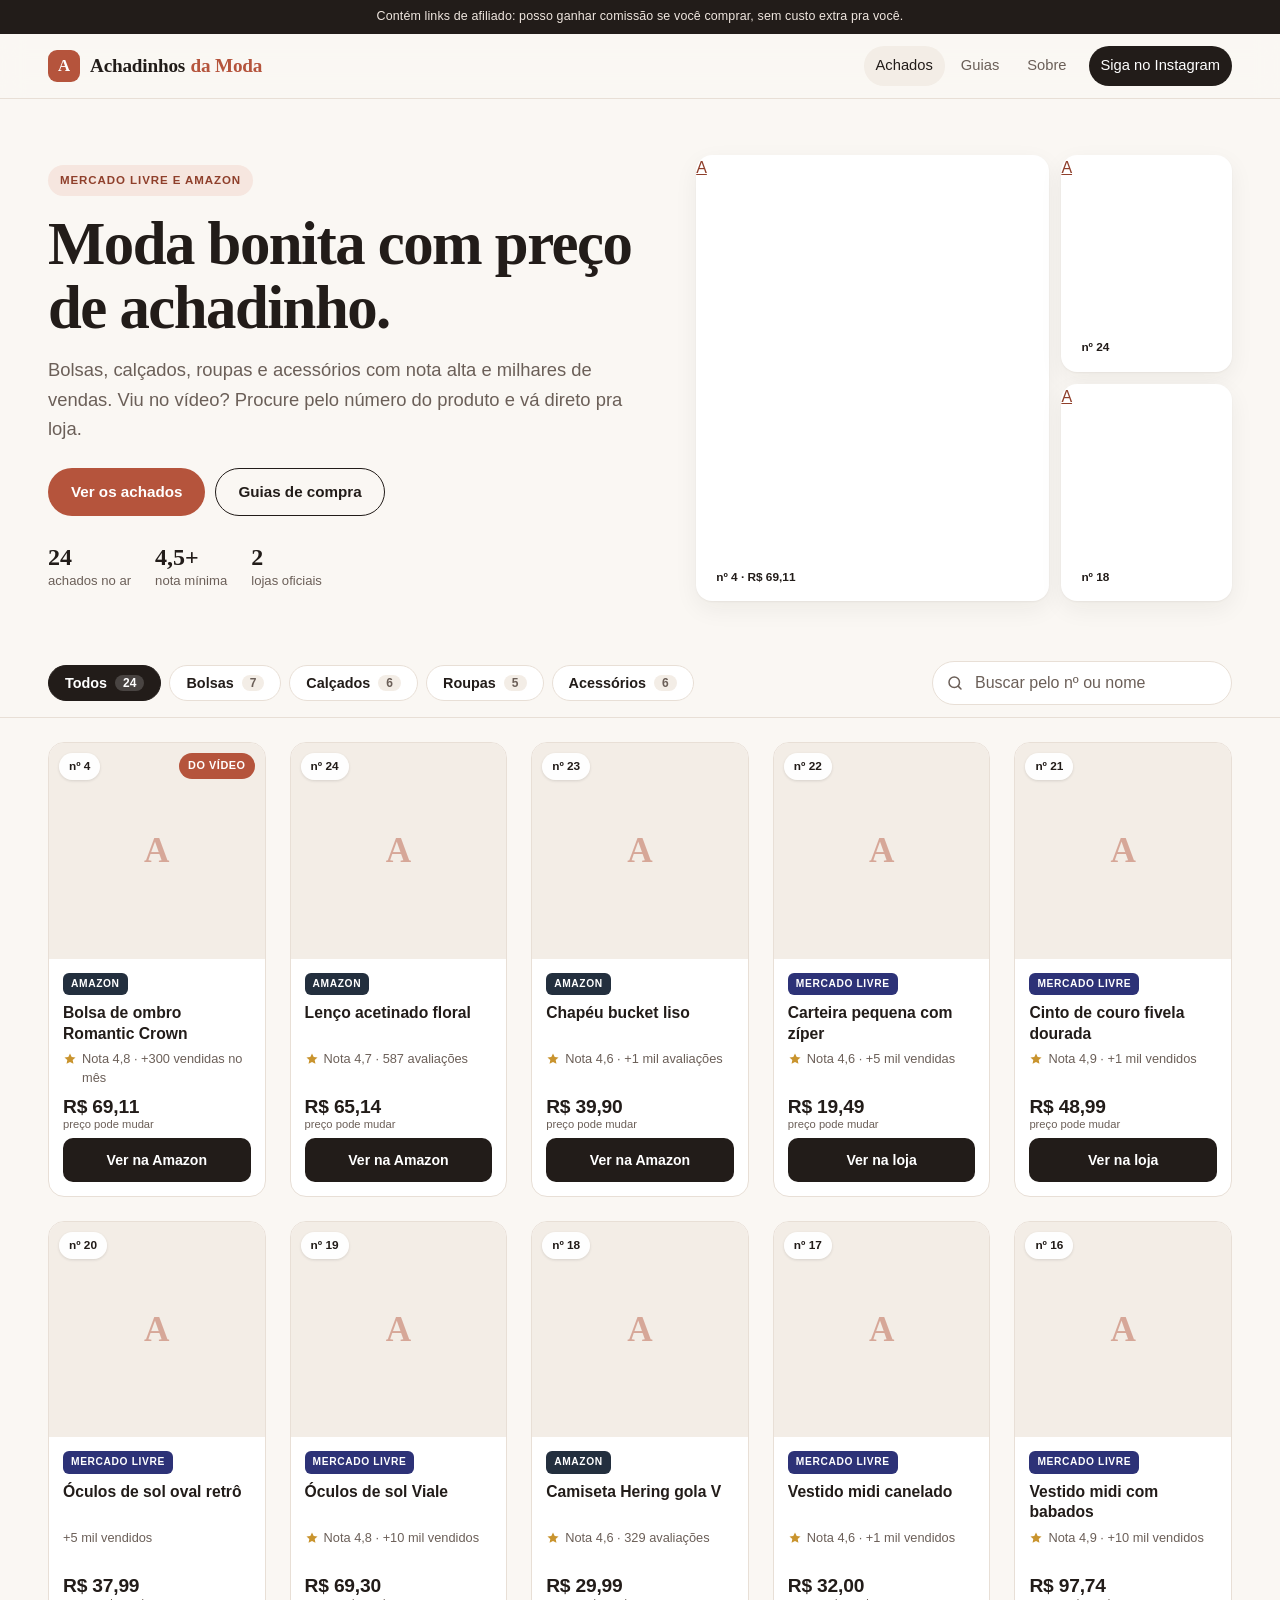
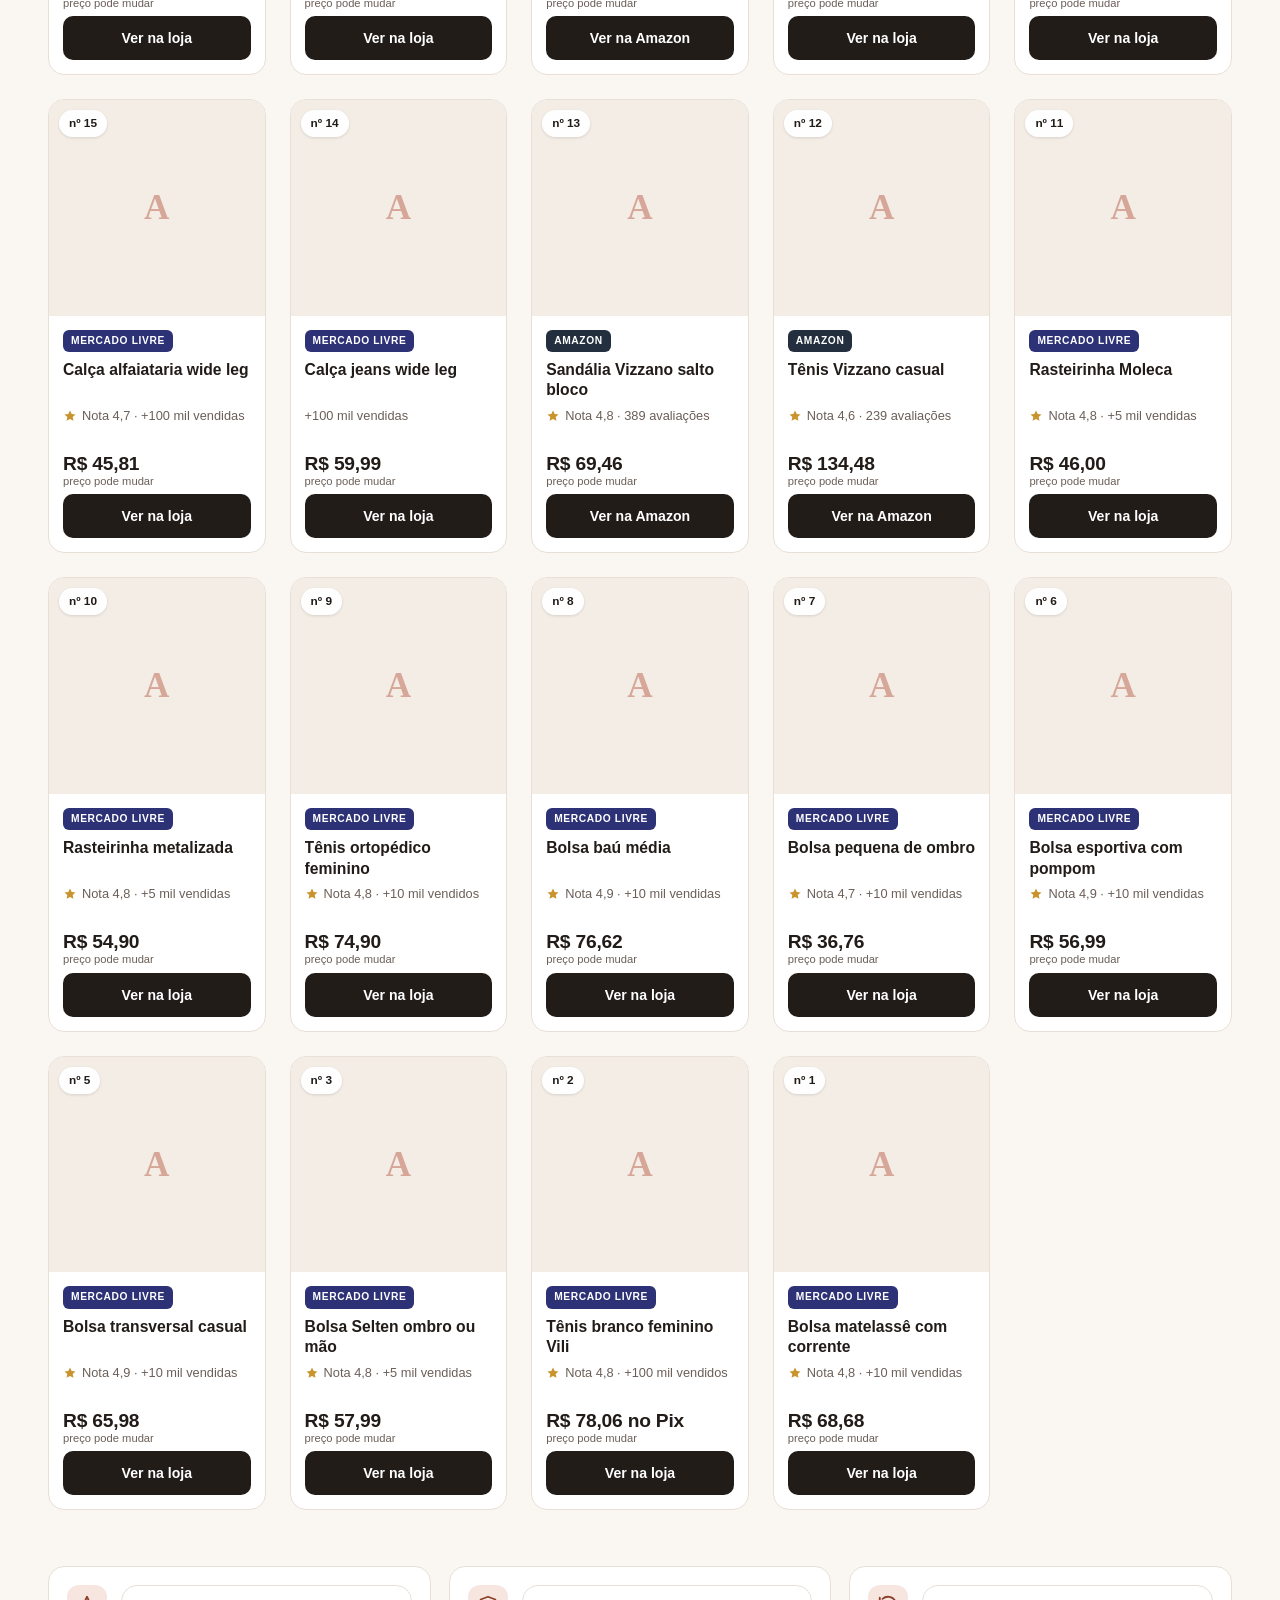
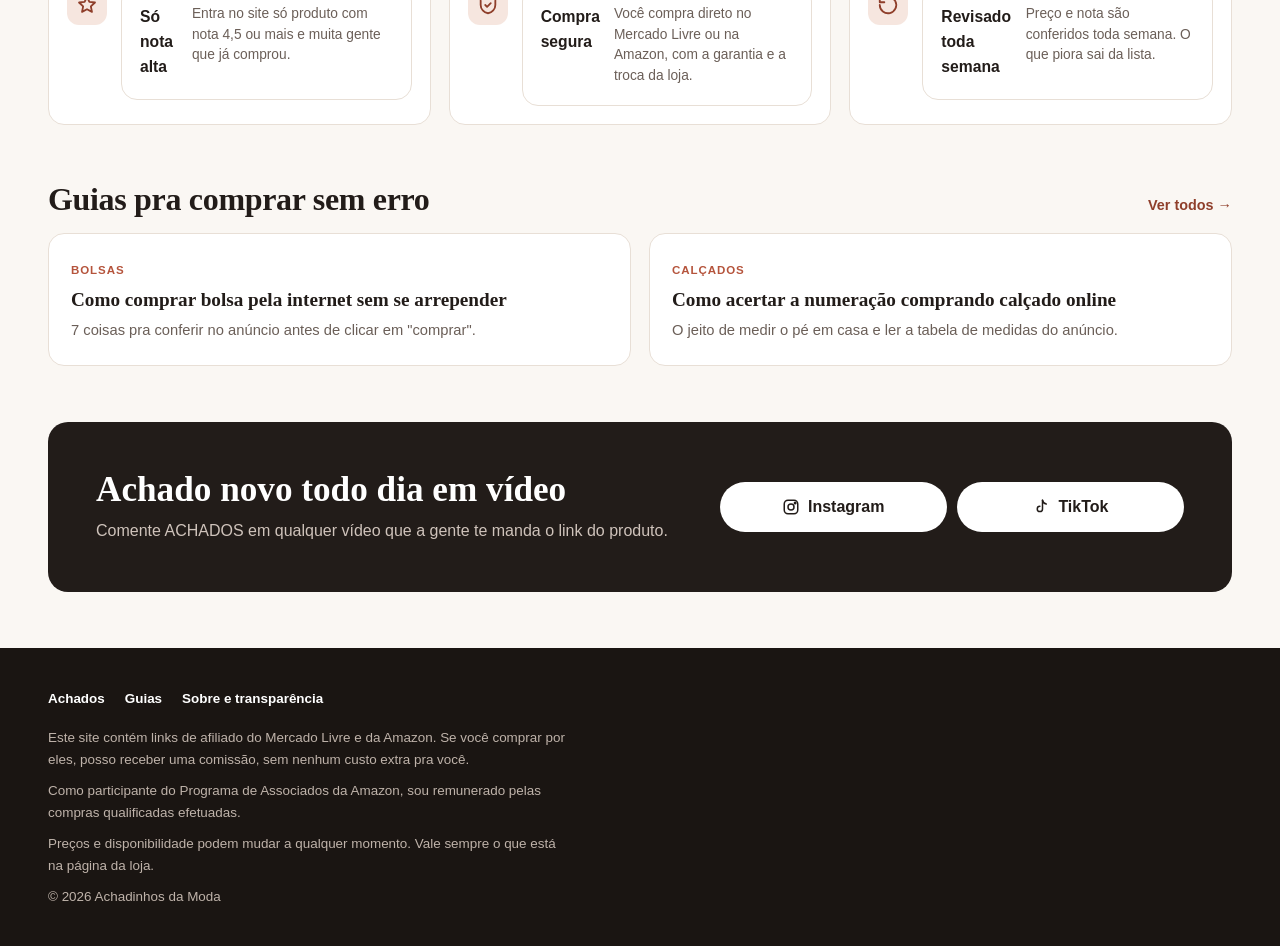
<file: index.html>
<!DOCTYPE html>
<html lang="pt-BR">
<head>
  <meta charset="UTF-8">
  <meta name="viewport" content="width=device-width, initial-scale=1">
  <title>Achadinhos da Moda — bolsas, calçados, roupas e acessórios com preço bom</title>
  <meta name="description" content="Achadinhos de moda garimpados no Mercado Livre e na Amazon: bolsas, calçados, roupas e acessórios bonitos com preço que cabe no bolso.">
  <meta name="theme-color" content="#b5543c">
  <meta property="og:title" content="Achadinhos da Moda">
  <meta property="og:description" content="Bolsas, calçados, roupas e acessórios com preço bom — garimpados no Mercado Livre e na Amazon.">
  <meta property="og:type" content="website">
  <link rel="icon" href="data:image/svg+xml,%3Csvg xmlns='http://www.w3.org/2000/svg' viewBox='0 0 32 32'%3E%3Crect width='32' height='32' rx='8' fill='%23b5543c'/%3E%3Ctext x='16' y='23' font-family='Georgia' font-size='20' font-weight='700' fill='white' text-anchor='middle'%3EA%3C/text%3E%3C/svg%3E">
  <link rel="stylesheet" href="css/style.css">
</head>
<body>
  <div class="aviso-faixa">Contém links de afiliado: posso ganhar comissão se você comprar, sem custo extra pra você.</div>
  <header class="topo">
    <div class="wrap">
      <a class="marca" href="./">Achadinhos <span>da Moda</span></a>
      <nav class="menu" aria-label="Principal">
        <a href="./" aria-current="page">Achados</a>
        <a href="guias/">Guias</a>
        <a href="sobre.html">Sobre</a>
        <a class="menu-cta" href="https://www.instagram.com/achadinhosdamodastyle/" target="_blank" rel="noopener">Siga no Instagram</a>
      </nav>
    </div>
  </header>

  <main>
    <div class="wrap">
      <section class="hero-home">
        <div>
          <span class="eyebrow">Mercado Livre e Amazon</span>
          <h1 class="hero-titulo">Moda bonita com preço de achadinho.</h1>
          <p class="hero-texto">Bolsas, calçados, roupas e acessórios com nota alta e milhares de vendas. Viu no vídeo? Procure pelo número do produto e vá direto pra loja.</p>
          <div class="hero-acoes">
            <a class="botao botao-primario" href="#achados">Ver os achados</a>
            <a class="botao botao-secundario" href="guias/">Guias de compra</a>
          </div>
          <ul class="numeros">
            <li><strong id="total-achados">24</strong><span>achados no ar</span></li>
            <li><strong>4,5+</strong><span>nota mínima</span></li>
            <li><strong>2</strong><span>lojas oficiais</span></li>
          </ul>
        </div>
        <div class="colagem" id="colagem" aria-label="Achados em destaque"></div>
      </section>
    </div>

    <div class="barra-filtros" id="achados">
      <div class="wrap">
        <div class="filtros" role="group" aria-label="Filtrar por categoria">
          <button class="filtro" data-cat="todos" aria-pressed="true">Todos</button>
          <button class="filtro" data-cat="bolsas" aria-pressed="false">Bolsas</button>
          <button class="filtro" data-cat="calcados" aria-pressed="false">Calçados</button>
          <button class="filtro" data-cat="roupas" aria-pressed="false">Roupas</button>
          <button class="filtro" data-cat="acessorios" aria-pressed="false">Acessórios</button>
        </div>
        <div class="busca" role="search">
          <label class="sr-only" for="busca">Buscar achado por número ou nome</label>
          <svg viewBox="0 0 24 24" fill="none" stroke="currentColor" stroke-width="2" stroke-linecap="round" aria-hidden="true"><circle cx="11" cy="11" r="7"/><path d="m20 20-3.5-3.5"/></svg>
          <input id="busca" type="search" inputmode="search" placeholder="Buscar pelo nº ou nome" autocomplete="off">
        </div>
      </div>
    </div>

    <div class="wrap">
      <p class="sr-only" id="status-busca" aria-live="polite"></p>
      <section id="grade" class="grade" aria-label="Achados"></section>

      <section class="confianca" aria-label="Como escolhemos">
        <div>
          <svg viewBox="0 0 24 24" fill="none" stroke="currentColor" stroke-width="2" stroke-linecap="round" stroke-linejoin="round" aria-hidden="true"><path d="m12 3 2.6 5.6 6.1.7-4.5 4.2 1.2 6L12 16.6 6.6 19.5l1.2-6-4.5-4.2 6.1-.7z"/></svg>
          <div><h3>Só nota alta</h3><p>Entra no site só produto com nota 4,5 ou mais e muita gente que já comprou.</p></div>
        </div>
        <div>
          <svg viewBox="0 0 24 24" fill="none" stroke="currentColor" stroke-width="2" stroke-linecap="round" stroke-linejoin="round" aria-hidden="true"><path d="M12 3 4 6v6c0 4.4 3.4 8.2 8 9 4.6-.8 8-4.6 8-9V6z"/><path d="m9 12 2 2 4-4"/></svg>
          <div><h3>Compra segura</h3><p>Você compra direto no Mercado Livre ou na Amazon, com a garantia e a troca da loja.</p></div>
        </div>
        <div>
          <svg viewBox="0 0 24 24" fill="none" stroke="currentColor" stroke-width="2" stroke-linecap="round" stroke-linejoin="round" aria-hidden="true"><path d="M3 12a9 9 0 1 0 3-6.7"/><path d="M3 4v5h5"/></svg>
          <div><h3>Revisado toda semana</h3><p>Preço e nota são conferidos toda semana. O que piora sai da lista.</p></div>
        </div>
      </section>

      <section class="secao">
        <div class="secao-topo">
          <h2>Guias pra comprar sem erro</h2>
          <a href="guias/">Ver todos →</a>
        </div>
        <div class="guias">
          <a class="guia" href="guias/como-comprar-bolsa-online.html">
            <span>Bolsas</span>
            <h3>Como comprar bolsa pela internet sem se arrepender</h3>
            <p>7 coisas pra conferir no anúncio antes de clicar em "comprar".</p>
          </a>
          <a class="guia" href="guias/numeracao-de-calcados.html">
            <span>Calçados</span>
            <h3>Como acertar a numeração comprando calçado online</h3>
            <p>O jeito de medir o pé em casa e ler a tabela de medidas do anúncio.</p>
          </a>
        </div>
      </section>

      <section class="chamada">
        <div>
          <h2>Achado novo todo dia em vídeo</h2>
          <p>Comente ACHADOS em qualquer vídeo que a gente te manda o link do produto.</p>
        </div>
        <div class="redes">
          <a href="https://www.instagram.com/achadinhosdamodastyle/" target="_blank" rel="noopener"><svg viewBox="0 0 24 24" fill="none" stroke="currentColor" stroke-width="2" aria-hidden="true"><rect x="3" y="3" width="18" height="18" rx="5"/><circle cx="12" cy="12" r="4"/><circle cx="17.5" cy="6.5" r="1" fill="currentColor"/></svg>Instagram</a>
          <a href="https://www.tiktok.com/@achadinhosdamodastyle" target="_blank" rel="noopener"><svg viewBox="0 0 24 24" fill="none" stroke="currentColor" stroke-width="2" stroke-linecap="round" aria-hidden="true"><path d="M14 3v11.5a3.5 3.5 0 1 1-3.5-3.5"/><path d="M14 3c.5 2.8 2.3 4.5 5 5"/></svg>TikTok</a>
        </div>
      </section>
    </div>
  </main>

  <footer class="rodape">
    <div class="wrap">
      <nav aria-label="Rodapé"><a href="./">Achados</a><a href="guias/">Guias</a><a href="sobre.html">Sobre e transparência</a></nav>
      <p>Este site contém links de afiliado do Mercado Livre e da Amazon. Se você comprar por eles, posso receber uma comissão, sem nenhum custo extra pra você.</p>
      <p>Como participante do Programa de Associados da Amazon, sou remunerado pelas compras qualificadas efetuadas.</p>
      <p>Preços e disponibilidade podem mudar a qualquer momento. Vale sempre o que está na página da loja.</p>
      <p>© 2026 Achadinhos da Moda</p>
    </div>
  </footer>

  <script src="js/produtos.js"></script>
  <script src="js/app.js"></script>
</body>
</html>
</file>
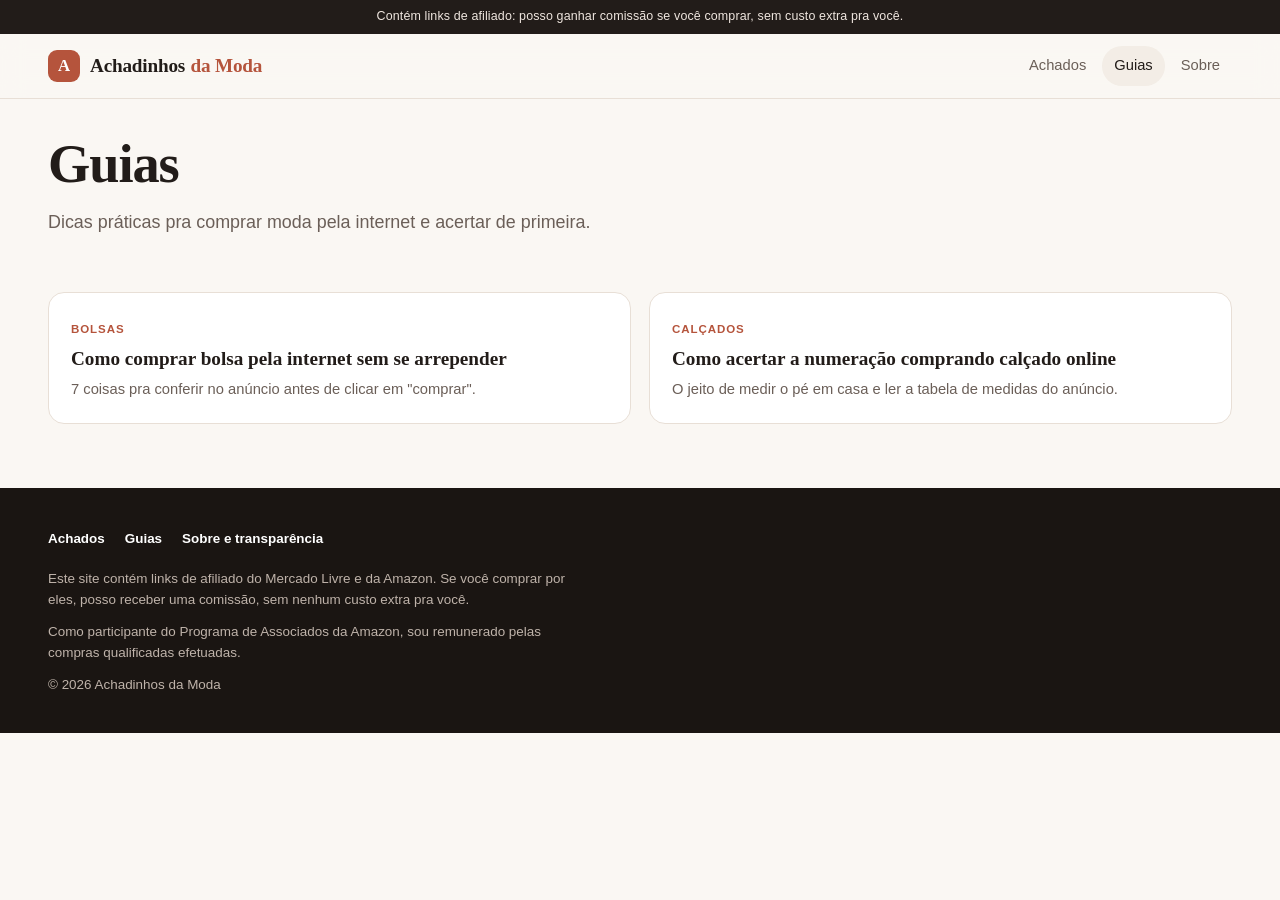
<file: guias/index.html>
<!DOCTYPE html>
<html lang="pt-BR">
<head>
  <meta charset="UTF-8">
  <meta name="viewport" content="width=device-width, initial-scale=1">
  <title>Guias — Achadinhos da Moda</title>
  <meta name="description" content="Guias práticos pra comprar bolsas, calçados, roupas e acessórios pela internet sem erro.">
  <meta name="theme-color" content="#b5543c">
  <link rel="icon" href="data:image/svg+xml,%3Csvg xmlns='http://www.w3.org/2000/svg' viewBox='0 0 32 32'%3E%3Crect width='32' height='32' rx='8' fill='%23b5543c'/%3E%3Ctext x='16' y='23' font-family='Georgia' font-size='20' font-weight='700' fill='white' text-anchor='middle'%3EA%3C/text%3E%3C/svg%3E">
  <link rel="stylesheet" href="../css/style.css">
</head>
<body>
  <div class="aviso-faixa">Contém links de afiliado: posso ganhar comissão se você comprar, sem custo extra pra você.</div>
  <header class="topo">
    <div class="wrap">
      <a class="marca" href="../">Achadinhos <span>da Moda</span></a>
      <nav class="menu">
        <a href="../">Achados</a>
        <a href="./" aria-current="page">Guias</a>
        <a href="../sobre.html">Sobre</a>
      </nav>
    </div>
  </header>
  <main class="wrap">
    <section class="hero">
      <h1>Guias</h1>
      <p>Dicas práticas pra comprar moda pela internet e acertar de primeira.</p>
    </section>
    <section class="secao">
      <div class="guias">
        <a class="guia" href="como-comprar-bolsa-online.html">
          <span>Bolsas</span>
          <h3>Como comprar bolsa pela internet sem se arrepender</h3>
          <p>7 coisas pra conferir no anúncio antes de clicar em "comprar".</p>
        </a>
        <a class="guia" href="numeracao-de-calcados.html">
          <span>Calçados</span>
          <h3>Como acertar a numeração comprando calçado online</h3>
          <p>O jeito de medir o pé em casa e ler a tabela de medidas do anúncio.</p>
        </a>
      </div>
    </section>
  </main>
  <footer class="rodape">
    <div class="wrap">
      <nav><a href="../">Achados</a><a href="./">Guias</a><a href="../sobre.html">Sobre e transparência</a></nav>
      <p>Este site contém links de afiliado do Mercado Livre e da Amazon. Se você comprar por eles, posso receber uma comissão, sem nenhum custo extra pra você.</p>
      <p>Como participante do Programa de Associados da Amazon, sou remunerado pelas compras qualificadas efetuadas.</p>
      <p>© 2026 Achadinhos da Moda</p>
    </div>
  </footer>
</body>
</html>
</file>
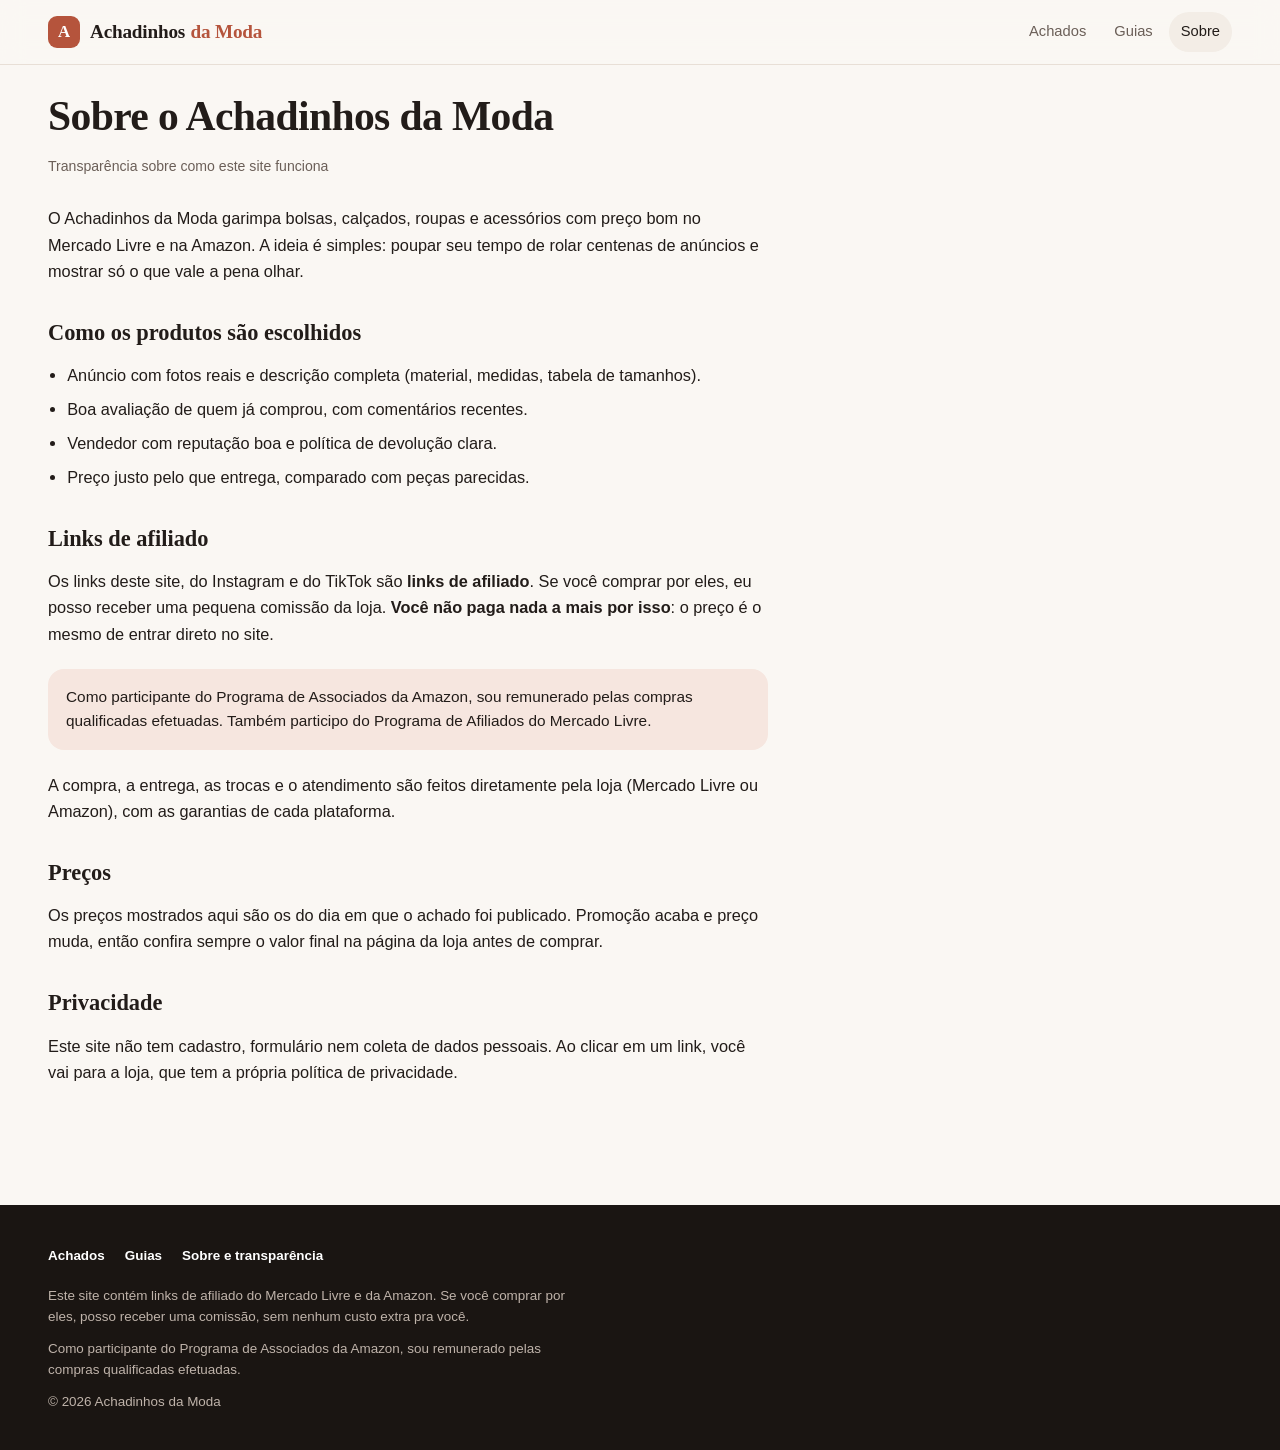
<file: sobre.html>
<!DOCTYPE html>
<html lang="pt-BR">
<head>
  <meta charset="UTF-8">
  <meta name="viewport" content="width=device-width, initial-scale=1">
  <title>Sobre e transparência — Achadinhos da Moda</title>
  <meta name="description" content="Quem faz o Achadinhos da Moda, como os produtos são escolhidos e como funcionam os links de afiliado.">
  <meta name="theme-color" content="#b5543c">
  <link rel="icon" href="data:image/svg+xml,%3Csvg xmlns='http://www.w3.org/2000/svg' viewBox='0 0 32 32'%3E%3Crect width='32' height='32' rx='8' fill='%23b5543c'/%3E%3Ctext x='16' y='23' font-family='Georgia' font-size='20' font-weight='700' fill='white' text-anchor='middle'%3EA%3C/text%3E%3C/svg%3E">
  <link rel="stylesheet" href="css/style.css">
</head>
<body>
  <header class="topo">
    <div class="wrap">
      <a class="marca" href="./">Achadinhos <span>da Moda</span></a>
      <nav class="menu">
        <a href="./">Achados</a>
        <a href="guias/">Guias</a>
        <a href="sobre.html" aria-current="page">Sobre</a>
      </nav>
    </div>
  </header>

  <main class="wrap">
    <article class="texto">
      <h1>Sobre o Achadinhos da Moda</h1>
      <p class="meta">Transparência sobre como este site funciona</p>

      <p>O Achadinhos da Moda garimpa bolsas, calçados, roupas e acessórios com preço bom no Mercado Livre e na Amazon. A ideia é simples: poupar seu tempo de rolar centenas de anúncios e mostrar só o que vale a pena olhar.</p>

      <h2>Como os produtos são escolhidos</h2>
      <ul>
        <li>Anúncio com fotos reais e descrição completa (material, medidas, tabela de tamanhos).</li>
        <li>Boa avaliação de quem já comprou, com comentários recentes.</li>
        <li>Vendedor com reputação boa e política de devolução clara.</li>
        <li>Preço justo pelo que entrega, comparado com peças parecidas.</li>
      </ul>

      <h2>Links de afiliado</h2>
      <p>Os links deste site, do Instagram e do TikTok são <strong>links de afiliado</strong>. Se você comprar por eles, eu posso receber uma pequena comissão da loja. <strong>Você não paga nada a mais por isso</strong>: o preço é o mesmo de entrar direto no site.</p>
      <div class="caixa">Como participante do Programa de Associados da Amazon, sou remunerado pelas compras qualificadas efetuadas. Também participo do Programa de Afiliados do Mercado Livre.</div>
      <p>A compra, a entrega, as trocas e o atendimento são feitos diretamente pela loja (Mercado Livre ou Amazon), com as garantias de cada plataforma.</p>

      <h2>Preços</h2>
      <p>Os preços mostrados aqui são os do dia em que o achado foi publicado. Promoção acaba e preço muda, então confira sempre o valor final na página da loja antes de comprar.</p>

      <h2>Privacidade</h2>
      <p>Este site não tem cadastro, formulário nem coleta de dados pessoais. Ao clicar em um link, você vai para a loja, que tem a própria política de privacidade.</p>
    </article>
  </main>

  <footer class="rodape">
    <div class="wrap">
      <nav><a href="./">Achados</a><a href="guias/">Guias</a><a href="sobre.html">Sobre e transparência</a></nav>
      <p>Este site contém links de afiliado do Mercado Livre e da Amazon. Se você comprar por eles, posso receber uma comissão, sem nenhum custo extra pra você.</p>
      <p>Como participante do Programa de Associados da Amazon, sou remunerado pelas compras qualificadas efetuadas.</p>
      <p>© 2026 Achadinhos da Moda</p>
    </div>
  </footer>
</body>
</html>
</file>
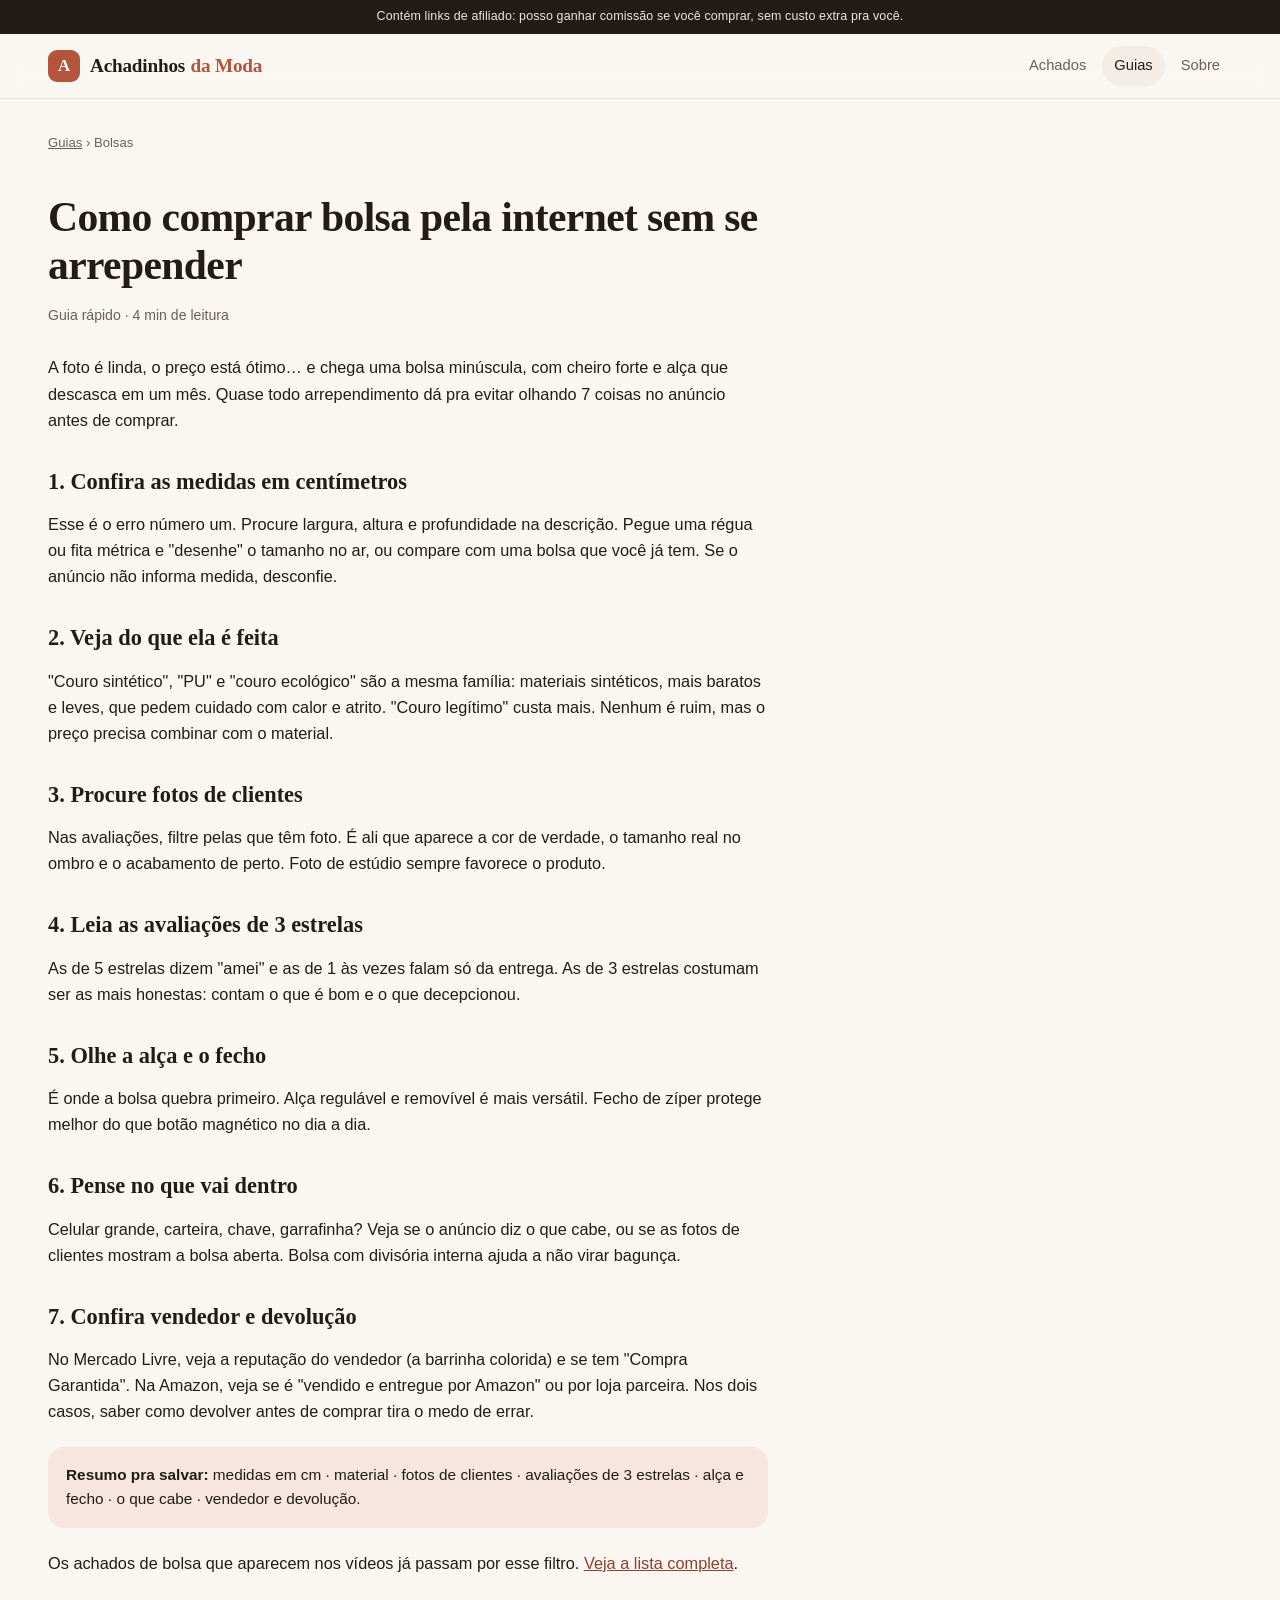
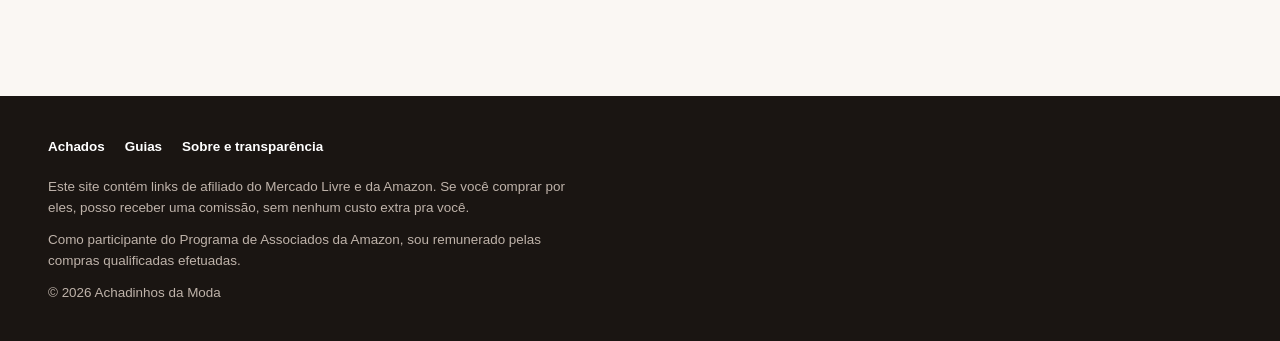
<file: guias/como-comprar-bolsa-online.html>
<!DOCTYPE html>
<html lang="pt-BR">
<head>
  <meta charset="UTF-8">
  <meta name="viewport" content="width=device-width, initial-scale=1">
  <title>Como comprar bolsa pela internet sem se arrepender — Achadinhos da Moda</title>
  <meta name="description" content="7 coisas pra conferir no anúncio antes de comprar bolsa online: medidas, material, avaliações, alça, fecho e devolução.">
  <meta name="theme-color" content="#b5543c">
  <link rel="icon" href="data:image/svg+xml,%3Csvg xmlns='http://www.w3.org/2000/svg' viewBox='0 0 32 32'%3E%3Crect width='32' height='32' rx='8' fill='%23b5543c'/%3E%3Ctext x='16' y='23' font-family='Georgia' font-size='20' font-weight='700' fill='white' text-anchor='middle'%3EA%3C/text%3E%3C/svg%3E">
  <link rel="stylesheet" href="../css/style.css">
</head>
<body>
  <div class="aviso-faixa">Contém links de afiliado: posso ganhar comissão se você comprar, sem custo extra pra você.</div>
  <header class="topo">
    <div class="wrap">
      <a class="marca" href="../">Achadinhos <span>da Moda</span></a>
      <nav class="menu">
        <a href="../">Achados</a>
        <a href="./" aria-current="page">Guias</a>
        <a href="../sobre.html">Sobre</a>
      </nav>
    </div>
  </header>
  <main class="wrap">
    <p class="migalha"><a href="./">Guias</a> › Bolsas</p>
    <article class="texto">
      <h1>Como comprar bolsa pela internet sem se arrepender</h1>
      <p class="meta">Guia rápido · 4 min de leitura</p>

      <p>A foto é linda, o preço está ótimo… e chega uma bolsa minúscula, com cheiro forte e alça que descasca em um mês. Quase todo arrependimento dá pra evitar olhando 7 coisas no anúncio antes de comprar.</p>

      <h2>1. Confira as medidas em centímetros</h2>
      <p>Esse é o erro número um. Procure largura, altura e profundidade na descrição. Pegue uma régua ou fita métrica e "desenhe" o tamanho no ar, ou compare com uma bolsa que você já tem. Se o anúncio não informa medida, desconfie.</p>

      <h2>2. Veja do que ela é feita</h2>
      <p>"Couro sintético", "PU" e "couro ecológico" são a mesma família: materiais sintéticos, mais baratos e leves, que pedem cuidado com calor e atrito. "Couro legítimo" custa mais. Nenhum é ruim, mas o preço precisa combinar com o material.</p>

      <h2>3. Procure fotos de clientes</h2>
      <p>Nas avaliações, filtre pelas que têm foto. É ali que aparece a cor de verdade, o tamanho real no ombro e o acabamento de perto. Foto de estúdio sempre favorece o produto.</p>

      <h2>4. Leia as avaliações de 3 estrelas</h2>
      <p>As de 5 estrelas dizem "amei" e as de 1 às vezes falam só da entrega. As de 3 estrelas costumam ser as mais honestas: contam o que é bom e o que decepcionou.</p>

      <h2>5. Olhe a alça e o fecho</h2>
      <p>É onde a bolsa quebra primeiro. Alça regulável e removível é mais versátil. Fecho de zíper protege melhor do que botão magnético no dia a dia.</p>

      <h2>6. Pense no que vai dentro</h2>
      <p>Celular grande, carteira, chave, garrafinha? Veja se o anúncio diz o que cabe, ou se as fotos de clientes mostram a bolsa aberta. Bolsa com divisória interna ajuda a não virar bagunça.</p>

      <h2>7. Confira vendedor e devolução</h2>
      <p>No Mercado Livre, veja a reputação do vendedor (a barrinha colorida) e se tem "Compra Garantida". Na Amazon, veja se é "vendido e entregue por Amazon" ou por loja parceira. Nos dois casos, saber como devolver antes de comprar tira o medo de errar.</p>

      <div class="caixa"><strong>Resumo pra salvar:</strong> medidas em cm · material · fotos de clientes · avaliações de 3 estrelas · alça e fecho · o que cabe · vendedor e devolução.</div>

      <p>Os achados de bolsa que aparecem nos vídeos já passam por esse filtro. <a href="../">Veja a lista completa</a>.</p>
    </article>
  </main>
  <footer class="rodape">
    <div class="wrap">
      <nav><a href="../">Achados</a><a href="./">Guias</a><a href="../sobre.html">Sobre e transparência</a></nav>
      <p>Este site contém links de afiliado do Mercado Livre e da Amazon. Se você comprar por eles, posso receber uma comissão, sem nenhum custo extra pra você.</p>
      <p>Como participante do Programa de Associados da Amazon, sou remunerado pelas compras qualificadas efetuadas.</p>
      <p>© 2026 Achadinhos da Moda</p>
    </div>
  </footer>
</body>
</html>
</file>
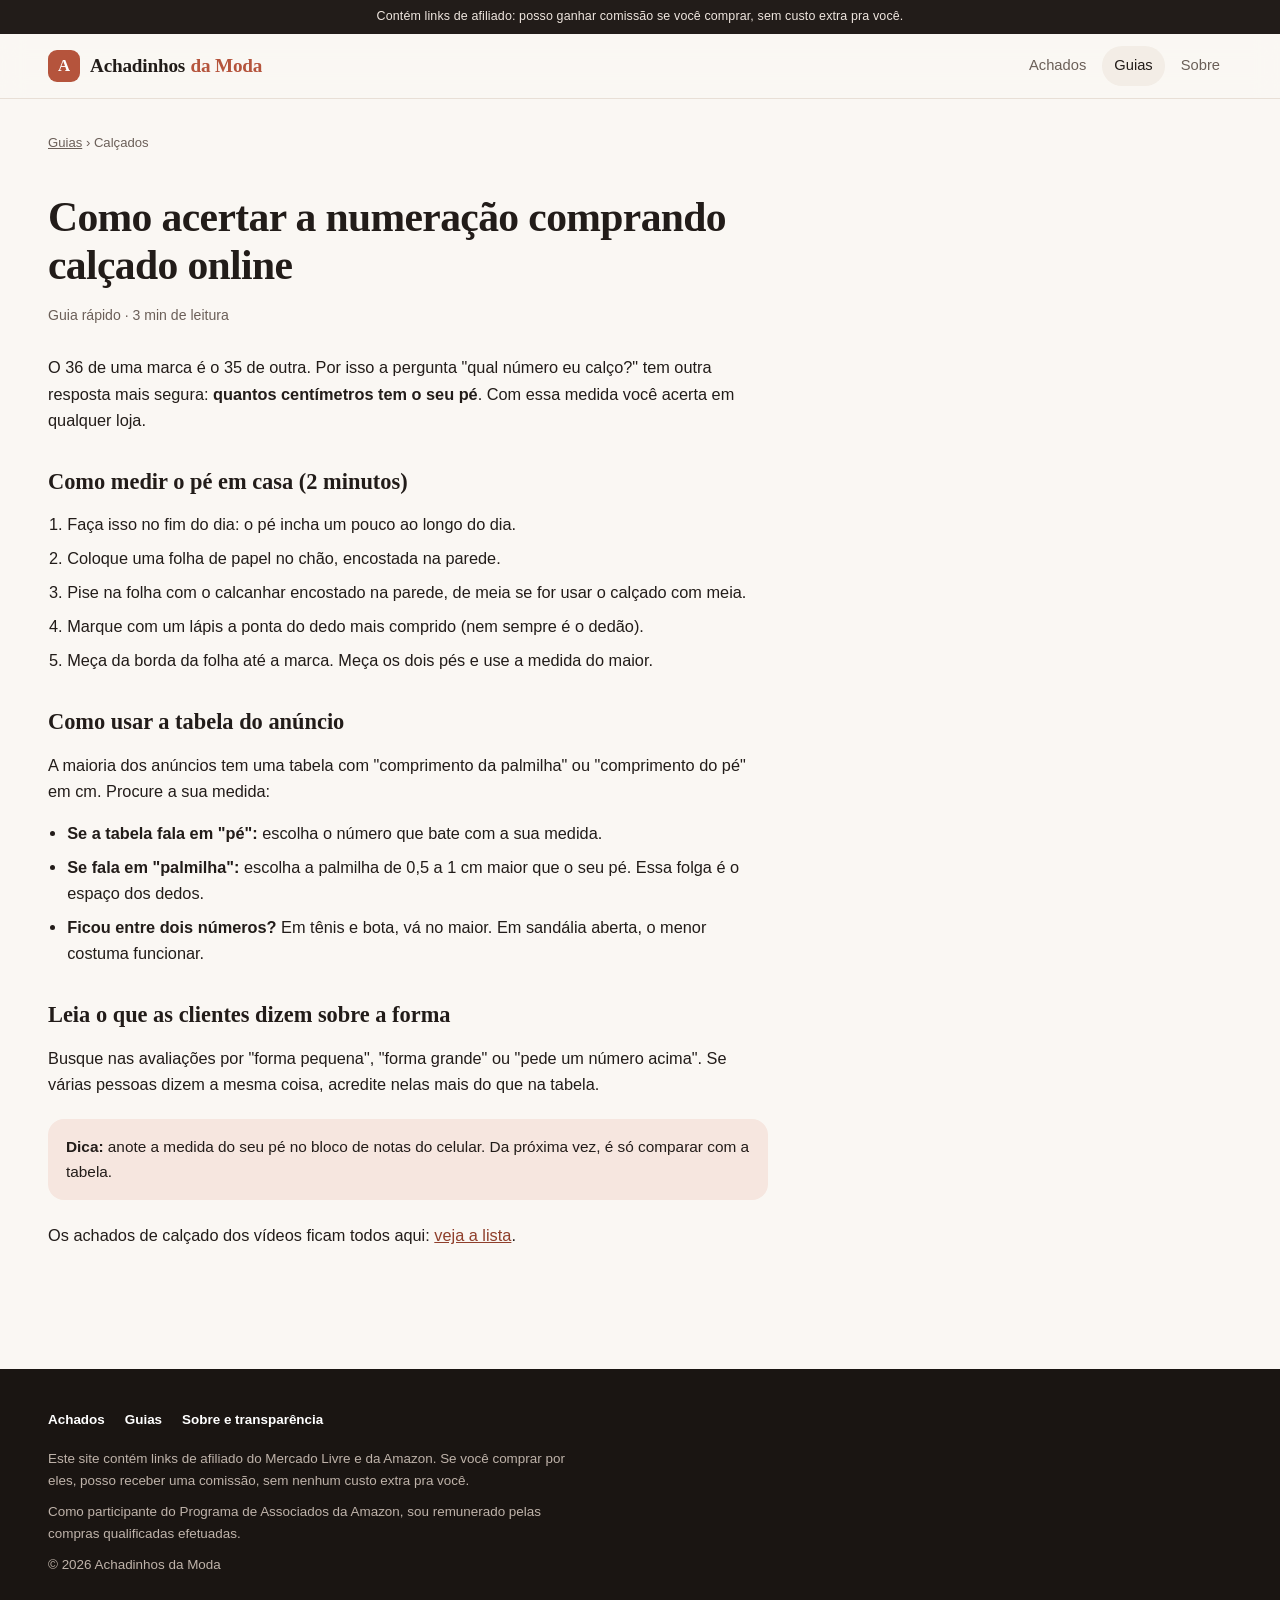
<file: guias/numeracao-de-calcados.html>
<!DOCTYPE html>
<html lang="pt-BR">
<head>
  <meta charset="UTF-8">
  <meta name="viewport" content="width=device-width, initial-scale=1">
  <title>Como acertar a numeração comprando calçado online — Achadinhos da Moda</title>
  <meta name="description" content="Aprenda a medir o pé em casa e usar a tabela de medidas do anúncio pra acertar o número do calçado comprando online.">
  <meta name="theme-color" content="#b5543c">
  <link rel="icon" href="data:image/svg+xml,%3Csvg xmlns='http://www.w3.org/2000/svg' viewBox='0 0 32 32'%3E%3Crect width='32' height='32' rx='8' fill='%23b5543c'/%3E%3Ctext x='16' y='23' font-family='Georgia' font-size='20' font-weight='700' fill='white' text-anchor='middle'%3EA%3C/text%3E%3C/svg%3E">
  <link rel="stylesheet" href="../css/style.css">
</head>
<body>
  <div class="aviso-faixa">Contém links de afiliado: posso ganhar comissão se você comprar, sem custo extra pra você.</div>
  <header class="topo">
    <div class="wrap">
      <a class="marca" href="../">Achadinhos <span>da Moda</span></a>
      <nav class="menu">
        <a href="../">Achados</a>
        <a href="./" aria-current="page">Guias</a>
        <a href="../sobre.html">Sobre</a>
      </nav>
    </div>
  </header>
  <main class="wrap">
    <p class="migalha"><a href="./">Guias</a> › Calçados</p>
    <article class="texto">
      <h1>Como acertar a numeração comprando calçado online</h1>
      <p class="meta">Guia rápido · 3 min de leitura</p>

      <p>O 36 de uma marca é o 35 de outra. Por isso a pergunta "qual número eu calço?" tem outra resposta mais segura: <strong>quantos centímetros tem o seu pé</strong>. Com essa medida você acerta em qualquer loja.</p>

      <h2>Como medir o pé em casa (2 minutos)</h2>
      <ol>
        <li>Faça isso no fim do dia: o pé incha um pouco ao longo do dia.</li>
        <li>Coloque uma folha de papel no chão, encostada na parede.</li>
        <li>Pise na folha com o calcanhar encostado na parede, de meia se for usar o calçado com meia.</li>
        <li>Marque com um lápis a ponta do dedo mais comprido (nem sempre é o dedão).</li>
        <li>Meça da borda da folha até a marca. Meça os dois pés e use a medida do maior.</li>
      </ol>

      <h2>Como usar a tabela do anúncio</h2>
      <p>A maioria dos anúncios tem uma tabela com "comprimento da palmilha" ou "comprimento do pé" em cm. Procure a sua medida:</p>
      <ul>
        <li><strong>Se a tabela fala em "pé":</strong> escolha o número que bate com a sua medida.</li>
        <li><strong>Se fala em "palmilha":</strong> escolha a palmilha de 0,5 a 1 cm maior que o seu pé. Essa folga é o espaço dos dedos.</li>
        <li><strong>Ficou entre dois números?</strong> Em tênis e bota, vá no maior. Em sandália aberta, o menor costuma funcionar.</li>
      </ul>

      <h2>Leia o que as clientes dizem sobre a forma</h2>
      <p>Busque nas avaliações por "forma pequena", "forma grande" ou "pede um número acima". Se várias pessoas dizem a mesma coisa, acredite nelas mais do que na tabela.</p>

      <div class="caixa"><strong>Dica:</strong> anote a medida do seu pé no bloco de notas do celular. Da próxima vez, é só comparar com a tabela.</div>

      <p>Os achados de calçado dos vídeos ficam todos aqui: <a href="../">veja a lista</a>.</p>
    </article>
  </main>
  <footer class="rodape">
    <div class="wrap">
      <nav><a href="../">Achados</a><a href="./">Guias</a><a href="../sobre.html">Sobre e transparência</a></nav>
      <p>Este site contém links de afiliado do Mercado Livre e da Amazon. Se você comprar por eles, posso receber uma comissão, sem nenhum custo extra pra você.</p>
      <p>Como participante do Programa de Associados da Amazon, sou remunerado pelas compras qualificadas efetuadas.</p>
      <p>© 2026 Achadinhos da Moda</p>
    </div>
  </footer>
</body>
</html>
</file>
<file: css/style.css>
/* Achadinhos da Moda — estilos (mobile-first, sem dependências externas) */
:root {
  --bg: #faf7f3;
  --surface: #ffffff;
  --surface-2: #f3ede6;
  --text: #221c19;
  --muted: #6b5f58;
  --line: #e8dfd6;
  --accent: #b5543c;
  --accent-dark: #8f3f2b;
  --accent-soft: #f6e6df;
  --gold: #c9942e;
  --ml: #2d3277;
  --amz: #232f3e;
  --radius: 16px;
  --radius-sm: 10px;
  --shadow: 0 1px 2px rgba(34, 28, 25, .05), 0 8px 24px rgba(34, 28, 25, .06);
  --shadow-hover: 0 2px 4px rgba(34, 28, 25, .06), 0 16px 36px rgba(34, 28, 25, .12);
  --serif: "Iowan Old Style", "Palatino Linotype", Palatino, Georgia, "Times New Roman", serif;
  --sans: -apple-system, BlinkMacSystemFont, "Segoe UI", Roboto, "Helvetica Neue", Arial, sans-serif;
  --gutter: clamp(16px, 4vw, 48px);
  --max: 1320px;
}

* { box-sizing: border-box; }
html { -webkit-text-size-adjust: 100%; scroll-behavior: smooth; }
@media (prefers-reduced-motion: reduce) { html { scroll-behavior: auto; } *, *::before, *::after { transition: none !important; animation: none !important; } }
body { margin: 0; background: var(--bg); color: var(--text); font: 16px/1.6 var(--sans); -webkit-font-smoothing: antialiased; }
img { max-width: 100%; display: block; }
a { color: var(--accent-dark); }
:focus-visible { outline: 3px solid var(--accent); outline-offset: 2px; border-radius: 6px; }
.sr-only { position: absolute; width: 1px; height: 1px; overflow: hidden; clip: rect(0 0 0 0); white-space: nowrap; }

.wrap { width: 100%; max-width: var(--max); margin: 0 auto; padding: 0 var(--gutter); }

/* Faixa de transparência */
.aviso-faixa { background: var(--text); color: #efe6df; font-size: .78rem; text-align: center; padding: 7px var(--gutter); letter-spacing: .01em; }

/* Topo */
.topo { background: rgba(250, 247, 243, .88); -webkit-backdrop-filter: saturate(160%) blur(12px); backdrop-filter: saturate(160%) blur(12px); border-bottom: 1px solid var(--line); position: sticky; top: 0; z-index: 20; }
.topo .wrap { display: flex; align-items: center; justify-content: space-between; height: 64px; gap: 16px; }
.marca { display: inline-flex; align-items: center; gap: 10px; font: 700 1.2rem/1 var(--serif); color: var(--text); text-decoration: none; letter-spacing: -.01em; white-space: nowrap; }
.marca::before { content: "A"; display: grid; place-items: center; width: 32px; height: 32px; border-radius: 9px; background: var(--accent); color: #fff; font: 700 1.05rem/1 var(--serif); }
.marca span { color: var(--accent); }
.menu { display: flex; align-items: center; gap: 4px; font-size: .92rem; }
.menu a { color: var(--muted); text-decoration: none; padding: 8px 12px; border-radius: 999px; font-weight: 500; }
.menu a:hover { color: var(--text); background: var(--surface-2); }
.menu a[aria-current="page"] { color: var(--text); background: var(--surface-2); }
.menu .menu-cta { background: var(--text); color: #fff; margin-left: 6px; }
.menu .menu-cta:hover { background: var(--accent-dark); color: #fff; }
@media (max-width: 640px) { .menu .menu-cta { display: none; } }
@media (max-width: 400px) { .menu a { padding: 8px 8px; font-size: .85rem; } .marca { font-size: 1.05rem; } .marca::before { width: 28px; height: 28px; } }

/* Hero (página inicial e páginas internas) */
.hero { padding: 36px 0 16px; }
.hero h1 { font: 700 clamp(1.9rem, 5.2vw, 3.4rem)/1.08 var(--serif); margin: 0 0 14px; letter-spacing: -.02em; }
.hero p { color: var(--muted); margin: 0; max-width: 36em; font-size: clamp(1rem, 1.6vw, 1.12rem); }

.hero-home { display: grid; gap: 28px; align-items: center; padding: 32px 0 8px; }
@media (min-width: 900px) { .hero-home { grid-template-columns: 1.05fr .95fr; gap: 56px; padding: 56px 0 24px; } }
.eyebrow { display: inline-flex; align-items: center; gap: 8px; font-size: .78rem; font-weight: 700; letter-spacing: .08em; text-transform: uppercase; color: var(--accent-dark); background: var(--accent-soft); padding: 6px 12px; border-radius: 999px; margin-bottom: 16px; }
.hero-acoes { display: flex; flex-wrap: wrap; gap: 10px; margin-top: 24px; }
.botao { display: inline-flex; align-items: center; justify-content: center; gap: 8px; min-height: 48px; padding: 0 22px; border-radius: 999px; font-weight: 600; font-size: .95rem; text-decoration: none; border: 1px solid transparent; transition: background .2s, color .2s, border-color .2s, transform .2s; }
.botao-primario { background: var(--accent); color: #fff; }
.botao-primario:hover { background: var(--accent-dark); }
.botao-secundario { background: transparent; color: var(--text); border-color: var(--text); }
.botao-secundario:hover { background: var(--text); color: #fff; }
.numeros { display: flex; flex-wrap: wrap; gap: 24px; margin: 28px 0 0; padding: 0; list-style: none; }
.numeros li { display: flex; flex-direction: column; }
.numeros strong { font: 700 1.5rem/1.1 var(--serif); }
.numeros span { font-size: .82rem; color: var(--muted); }

/* Colagem de produtos no topo */
.colagem { display: grid; grid-template-columns: repeat(3, 1fr); grid-template-rows: repeat(2, 1fr); gap: 12px; aspect-ratio: 6 / 5; }
.colagem a { position: relative; border-radius: var(--radius); overflow: hidden; background: var(--surface); box-shadow: var(--shadow); }
.colagem a:first-child { grid-column: span 2; grid-row: span 2; }
.colagem img { width: 100%; height: 100%; object-fit: cover; transition: transform .5s; }
.colagem a:hover img { transform: scale(1.04); }
.colagem .tag { position: absolute; left: 10px; bottom: 10px; background: rgba(255, 255, 255, .94); color: var(--text); font-size: .74rem; font-weight: 700; padding: 5px 10px; border-radius: 999px; }
@media (max-width: 899px) { .colagem { aspect-ratio: 3 / 2; } }

/* Barra de filtros (fica presa embaixo do topo ao rolar) */
.barra-filtros { position: sticky; top: 64px; z-index: 15; background: rgba(250, 247, 243, .94); -webkit-backdrop-filter: blur(10px); backdrop-filter: blur(10px); margin-top: 24px; border-bottom: 1px solid var(--line); }
.barra-filtros .wrap { display: flex; align-items: center; justify-content: space-between; gap: 16px; padding-top: 12px; padding-bottom: 12px; }
.filtros { display: flex; gap: 8px; overflow-x: auto; scrollbar-width: none; margin: 0 calc(var(--gutter) * -1); padding: 2px var(--gutter); }
.filtros::-webkit-scrollbar { display: none; }
@media (min-width: 900px) { .filtros { margin: 0; padding: 2px 0; } }
.filtro { flex: 0 0 auto; display: inline-flex; align-items: center; gap: 8px; border: 1px solid var(--line); background: var(--surface); color: var(--text); border-radius: 999px; padding: 9px 16px; font: 600 .9rem var(--sans); cursor: pointer; transition: background .2s, border-color .2s, color .2s; }
.filtro:hover { border-color: var(--text); }
.filtro .qtd { font-size: .75rem; font-weight: 700; color: var(--muted); background: var(--surface-2); border-radius: 999px; padding: 1px 8px; }
.filtro[aria-pressed="true"] { background: var(--text); color: #fff; border-color: var(--text); }
.filtro[aria-pressed="true"] .qtd { background: rgba(255, 255, 255, .18); color: #fff; }
.contagem { display: none; font-size: .88rem; color: var(--muted); white-space: nowrap; }
@media (min-width: 900px) { .contagem { display: block; } }

/* Grade de produtos: 2 colunas no celular, até 5 no computador */
.grade { display: grid; grid-template-columns: repeat(2, minmax(0, 1fr)); grid-auto-rows: 1fr; gap: 12px; padding: 24px 0 48px; }
@media (min-width: 640px) { .grade { grid-template-columns: repeat(3, minmax(0, 1fr)); gap: 18px; } }
@media (min-width: 960px) { .grade { grid-template-columns: repeat(4, minmax(0, 1fr)); gap: 22px; } }
@media (min-width: 1240px) { .grade { grid-template-columns: repeat(5, minmax(0, 1fr)); gap: 24px; } }

.card { position: relative; background: var(--surface); border: 1px solid var(--line); border-radius: var(--radius); overflow: hidden; display: flex; flex-direction: column; scroll-margin-top: 140px; transition: box-shadow .25s, transform .25s, border-color .25s; }
@media (hover: hover) { .card:hover { box-shadow: var(--shadow-hover); transform: translateY(-3px); border-color: transparent; } .card:hover .card-img img { transform: scale(1.05); } }
.card-img { position: relative; aspect-ratio: 1 / 1; background: var(--surface-2); display: grid; place-items: center; overflow: hidden; }
.card-img img { width: 100%; height: 100%; object-fit: cover; transition: transform .5s; }
.card-img .ph { font: 700 2.2rem var(--serif); color: var(--accent); opacity: .45; }
.num { position: absolute; top: 10px; left: 10px; z-index: 1; background: rgba(255, 255, 255, .95); color: var(--text); font-size: .74rem; font-weight: 800; padding: 4px 10px; border-radius: 999px; box-shadow: 0 1px 3px rgba(0, 0, 0, .12); }
.fita { position: absolute; top: 10px; right: 10px; z-index: 1; background: var(--accent); color: #fff; font-size: .68rem; font-weight: 800; text-transform: uppercase; letter-spacing: .05em; padding: 4px 9px; border-radius: 999px; }
.card-corpo { padding: 14px; display: flex; flex-direction: column; gap: 6px; flex: 1; }
.selo { align-self: flex-start; font-size: .64rem; font-weight: 800; text-transform: uppercase; letter-spacing: .06em; color: #fff; padding: 3px 8px; border-radius: 6px; }
.selo.ml { background: var(--ml); }
.selo.amazon { background: var(--amz); }
/* Todos os cards com a mesma altura: título e prova social sempre no mesmo espaço */
.card h3 { font-size: .98rem; line-height: 1.3; margin: 2px 0 0; font-weight: 700; height: 2.6em; overflow: hidden; display: -webkit-box; -webkit-line-clamp: 2; -webkit-box-orient: vertical; }
.card p { display: flex; align-items: flex-start; gap: 5px; font-size: .8rem; color: var(--muted); margin: 0; line-height: 1.45; height: 2.9em; overflow: hidden; }
.card p svg { flex: 0 0 auto; width: 14px; height: 14px; margin-top: 2px; color: var(--gold); }
.preco { font: 700 1.2rem/1.2 var(--sans); letter-spacing: -.01em; margin-top: 2px; }
.preco small { display: block; font-weight: 400; color: var(--muted); font-size: .7rem; letter-spacing: 0; white-space: nowrap; overflow: hidden; text-overflow: ellipsis; }
.btn { margin-top: auto; display: flex; align-items: center; justify-content: center; gap: 6px; min-height: 44px; background: var(--text); color: #fff; text-decoration: none; font-weight: 600; font-size: .88rem; padding: 0 12px; border-radius: var(--radius-sm); transition: background .2s; }
.btn:hover { background: var(--accent); }
.card.alvo { outline: 3px solid var(--accent); outline-offset: 3px; animation: pisca 1.2s ease 2; }
@keyframes pisca { 50% { outline-color: transparent; } }
@media (max-width: 400px) { .card-corpo { padding: 12px; } .preco { font-size: 1.08rem; } }

.vazio { grid-column: 1 / -1; text-align: center; padding: 48px 16px; background: var(--surface); border: 1px dashed var(--line); border-radius: var(--radius); color: var(--muted); }
.vazio strong { display: block; color: var(--text); font: 700 1.2rem var(--serif); margin-bottom: 6px; }

/* Faixa de confiança */
.confianca { display: grid; gap: 12px; padding: 8px 0 16px; }
@media (min-width: 900px) { .confianca { grid-template-columns: repeat(3, minmax(0, 1fr)); gap: 18px; } }
.confianca div { display: flex; gap: 14px; align-items: flex-start; background: var(--surface); border: 1px solid var(--line); border-radius: var(--radius); padding: 18px; }
.confianca svg { flex: 0 0 auto; width: 40px; height: 40px; padding: 9px; border-radius: 12px; background: var(--accent-soft); color: var(--accent-dark); }
.confianca h3 { font-size: .98rem; margin: 0 0 2px; }
.confianca p { font-size: .86rem; color: var(--muted); margin: 0; line-height: 1.5; }

/* Seções */
.secao { padding: 40px 0 8px; }
.secao-topo { display: flex; align-items: end; justify-content: space-between; gap: 16px; margin-bottom: 16px; }
.secao h2 { font: 700 clamp(1.4rem, 3vw, 2rem)/1.15 var(--serif); margin: 0 0 12px; letter-spacing: -.01em; }
.secao-topo h2 { margin: 0; }
.secao-topo a { font-size: .9rem; font-weight: 600; text-decoration: none; white-space: nowrap; }
.guias { display: grid; gap: 14px; }
@media (min-width: 720px) { .guias { grid-template-columns: repeat(2, 1fr); gap: 18px; } }
.guia { display: block; background: var(--surface); border: 1px solid var(--line); border-radius: var(--radius); padding: 22px; text-decoration: none; color: var(--text); transition: box-shadow .25s, transform .25s; }
.guia:hover { box-shadow: var(--shadow-hover); transform: translateY(-2px); }
.guia span { font-size: .72rem; color: var(--accent); font-weight: 800; text-transform: uppercase; letter-spacing: .08em; }
.guia h3 { font: 700 1.2rem/1.3 var(--serif); margin: 6px 0 6px; }
.guia p { margin: 0; color: var(--muted); font-size: .92rem; }

/* Chamada pras redes */
.chamada { display: grid; gap: 20px; align-items: center; background: var(--text); color: #f3ece6; border-radius: calc(var(--radius) + 4px); padding: clamp(24px, 5vw, 48px); margin: 48px 0 8px; }
@media (min-width: 860px) { .chamada { grid-template-columns: 1.3fr 1fr; } }
.chamada h2 { font: 700 clamp(1.5rem, 3.2vw, 2.2rem)/1.15 var(--serif); margin: 0 0 8px; color: #fff; }
.chamada p { margin: 0; color: #cfc3bb; }
.redes { display: flex; gap: 10px; flex-wrap: wrap; }
.redes a { flex: 1 1 160px; display: inline-flex; align-items: center; justify-content: center; gap: 8px; min-height: 50px; border-radius: 999px; text-decoration: none; font-weight: 700; background: #fff; color: var(--text); transition: background .2s, color .2s; }
.redes a:hover { background: var(--accent); color: #fff; }
.redes svg { width: 18px; height: 18px; }

/* Páginas de texto (guias e sobre) */
.texto { max-width: 720px; padding: 28px 0 48px; }
.texto h1 { font: 700 clamp(1.8rem, 5vw, 2.6rem)/1.15 var(--serif); margin: 0 0 8px; letter-spacing: -.015em; }
.texto .meta { color: var(--muted); font-size: .88rem; margin-bottom: 28px; }
.texto h2 { font: 700 1.4rem var(--serif); margin: 36px 0 8px; }
.texto h3 { font-size: 1.08rem; margin: 24px 0 6px; }
.texto p, .texto li { font-size: 1.02rem; }
.texto ul, .texto ol { padding-left: 1.2em; }
.texto li { margin-bottom: 8px; }
.caixa { background: var(--accent-soft); border-radius: var(--radius); padding: 16px 18px; margin: 22px 0; font-size: .96rem; }
.migalha { font-size: .82rem; color: var(--muted); padding-top: 20px; }
.migalha a { color: var(--muted); }

/* Rodapé */
.rodape { background: #1a1512; color: #bfb3aa; font-size: .84rem; padding: 40px 0 28px; margin-top: 56px; }
.rodape a { color: #fff; text-decoration: none; }
.rodape a:hover { text-decoration: underline; }
.rodape p { margin: 0 0 10px; max-width: 70ch; }
.rodape nav { display: flex; gap: 20px; flex-wrap: wrap; margin-bottom: 18px; font-weight: 600; }

/* Busca por número ou nome */
.busca { position: relative; flex: 0 0 auto; width: 100%; }
@media (min-width: 900px) { .busca { width: 300px; } }
.busca svg { position: absolute; left: 14px; top: 50%; width: 18px; height: 18px; transform: translateY(-50%); color: var(--muted); pointer-events: none; }
.busca input { width: 100%; min-height: 44px; border: 1px solid var(--line); background: var(--surface); border-radius: 999px; padding: 0 16px 0 42px; font: 500 1rem var(--sans); color: var(--text); -webkit-appearance: none; appearance: none; }
.busca input::placeholder { color: var(--muted); }
.busca input:focus { outline: none; border-color: var(--text); box-shadow: 0 0 0 3px var(--accent-soft); }
.barra-filtros .wrap { flex-wrap: wrap; }
@media (min-width: 900px) { .barra-filtros .wrap { flex-wrap: nowrap; } }
@media (max-width: 899px) { .barra-filtros .busca { order: -1; } }
@media (max-width: 899px) { .barra-filtros { position: static; } .card { scroll-margin-top: 80px; } }
/* Celular: o logo já leva pro início, então o link "Achados" some pra caber o menu */
@media (max-width: 480px) { .menu a[href="./"], .menu a[href="../"] { display: none; } .menu a { padding: 8px 10px; } }
/* Ajustes finos do topo da página inicial */
.marca { gap: 0; }
.marca::before { margin-right: 10px; }
.marca span { margin-left: .28em; }
.hero-titulo { font: 700 clamp(2.1rem, 5.4vw, 3.8rem)/1.05 var(--serif); margin: 0 0 16px; letter-spacing: -.025em; }
.hero-texto { color: var(--muted); margin: 0; max-width: 34em; font-size: clamp(1rem, 1.5vw, 1.15rem); }
.eyebrow { font-size: .72rem; }
.colagem .tag { white-space: nowrap; }
@media (max-width: 640px) { .colagem { gap: 8px; } .colagem .tag { left: 8px; bottom: 8px; font-size: .7rem; padding: 4px 8px; } }
.barra-filtros { scroll-margin-top: 64px; }
</file>
